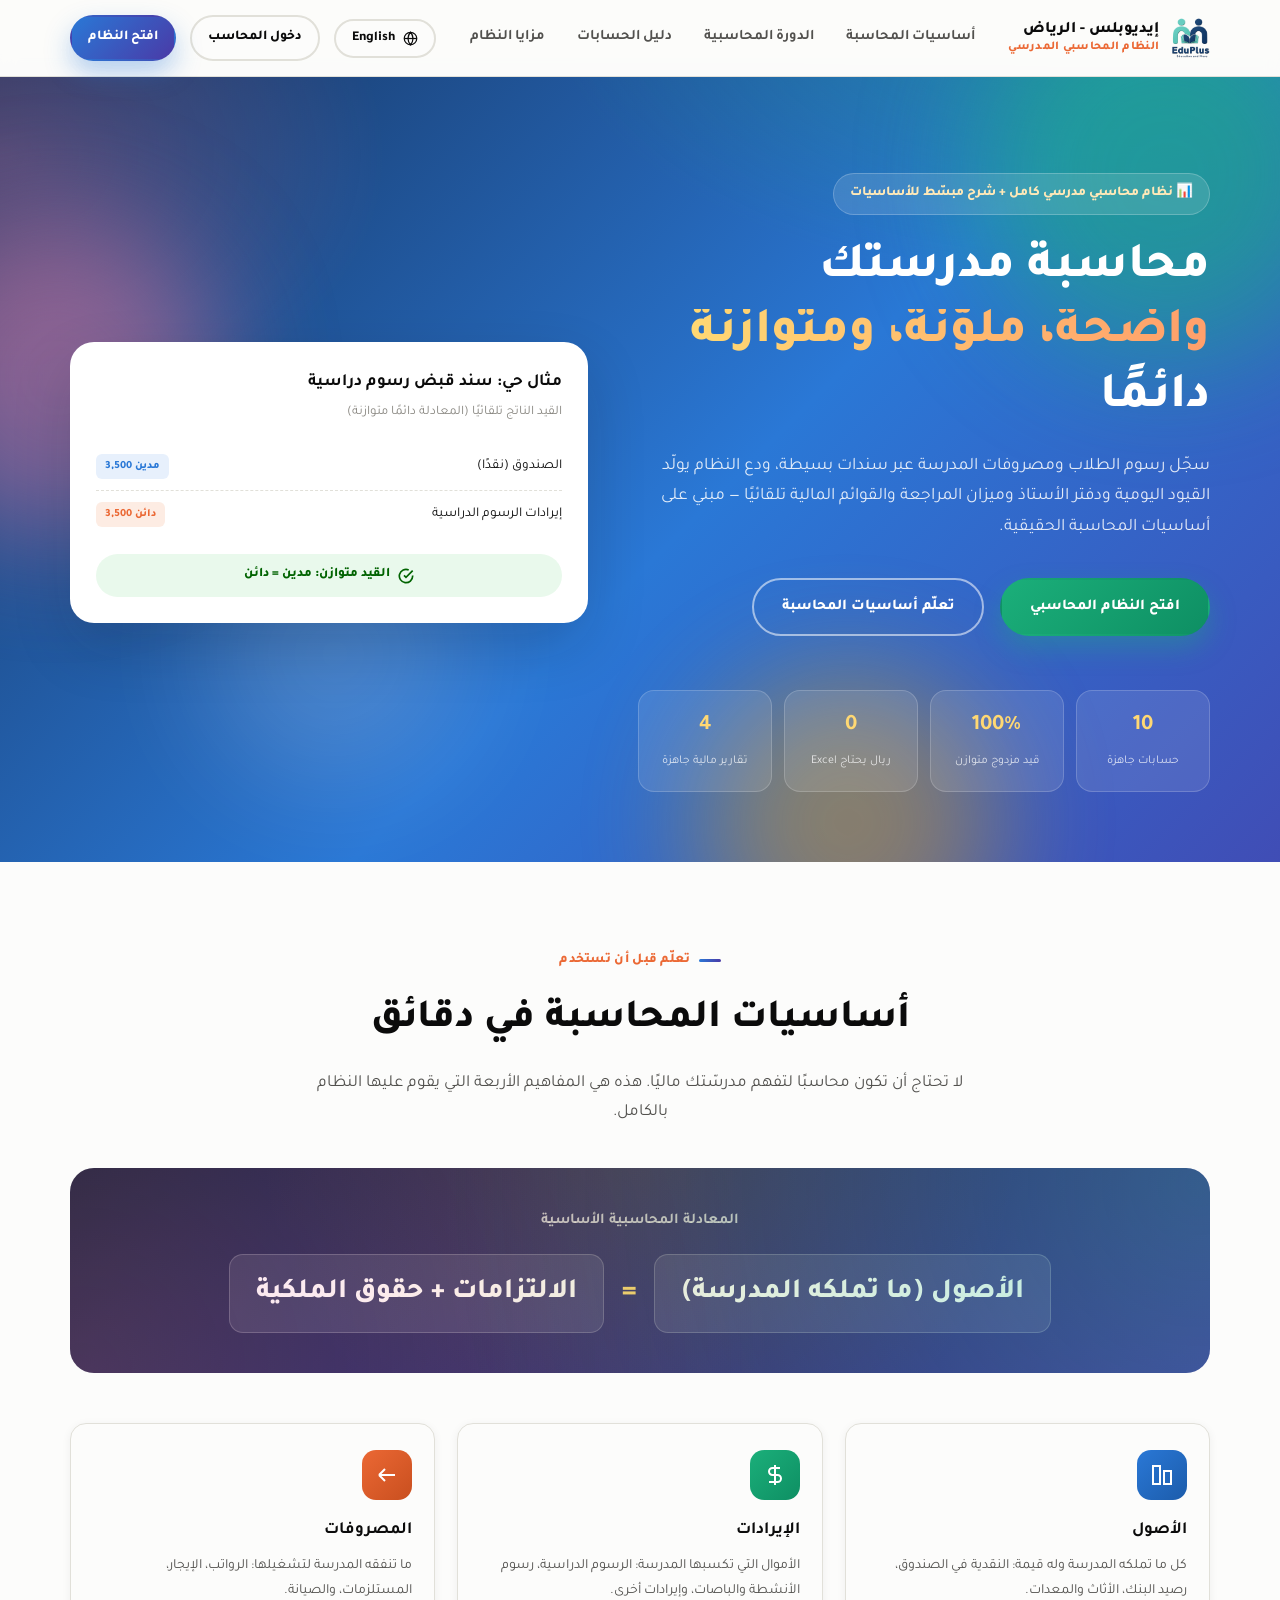
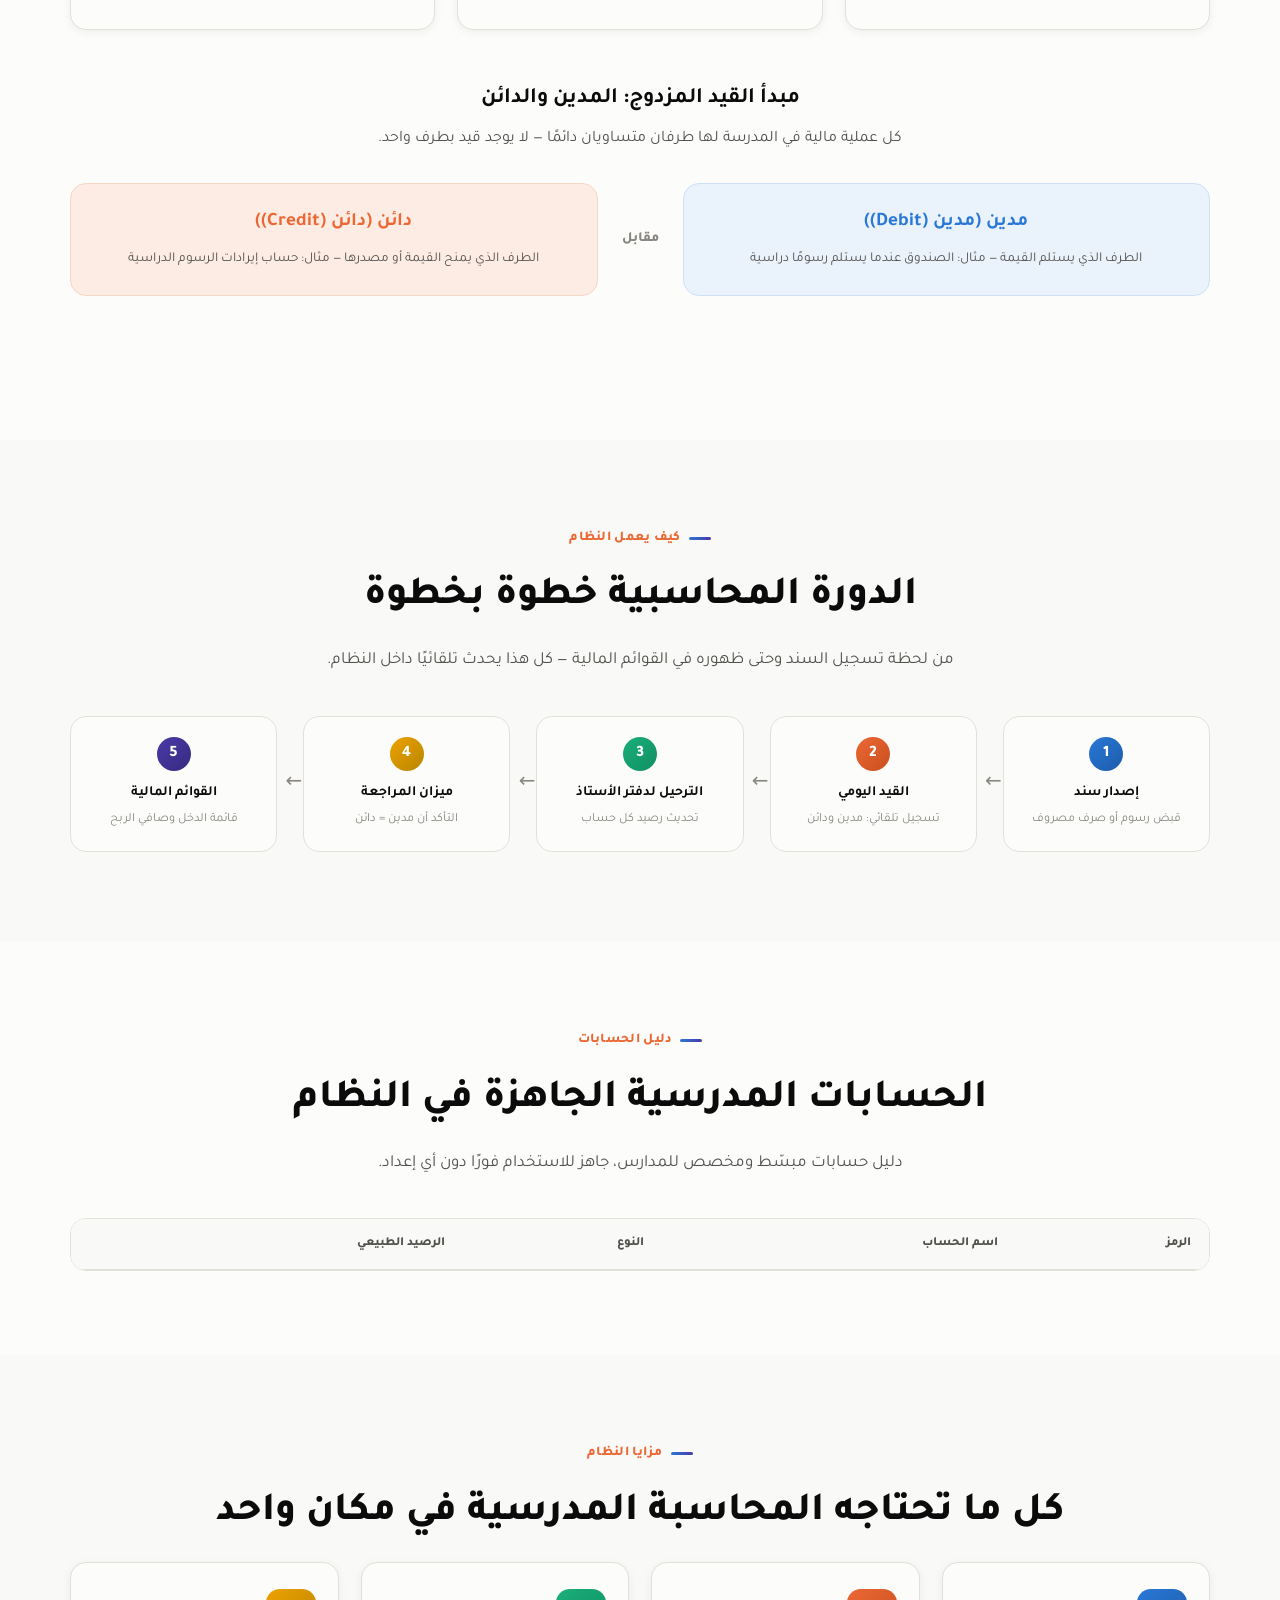
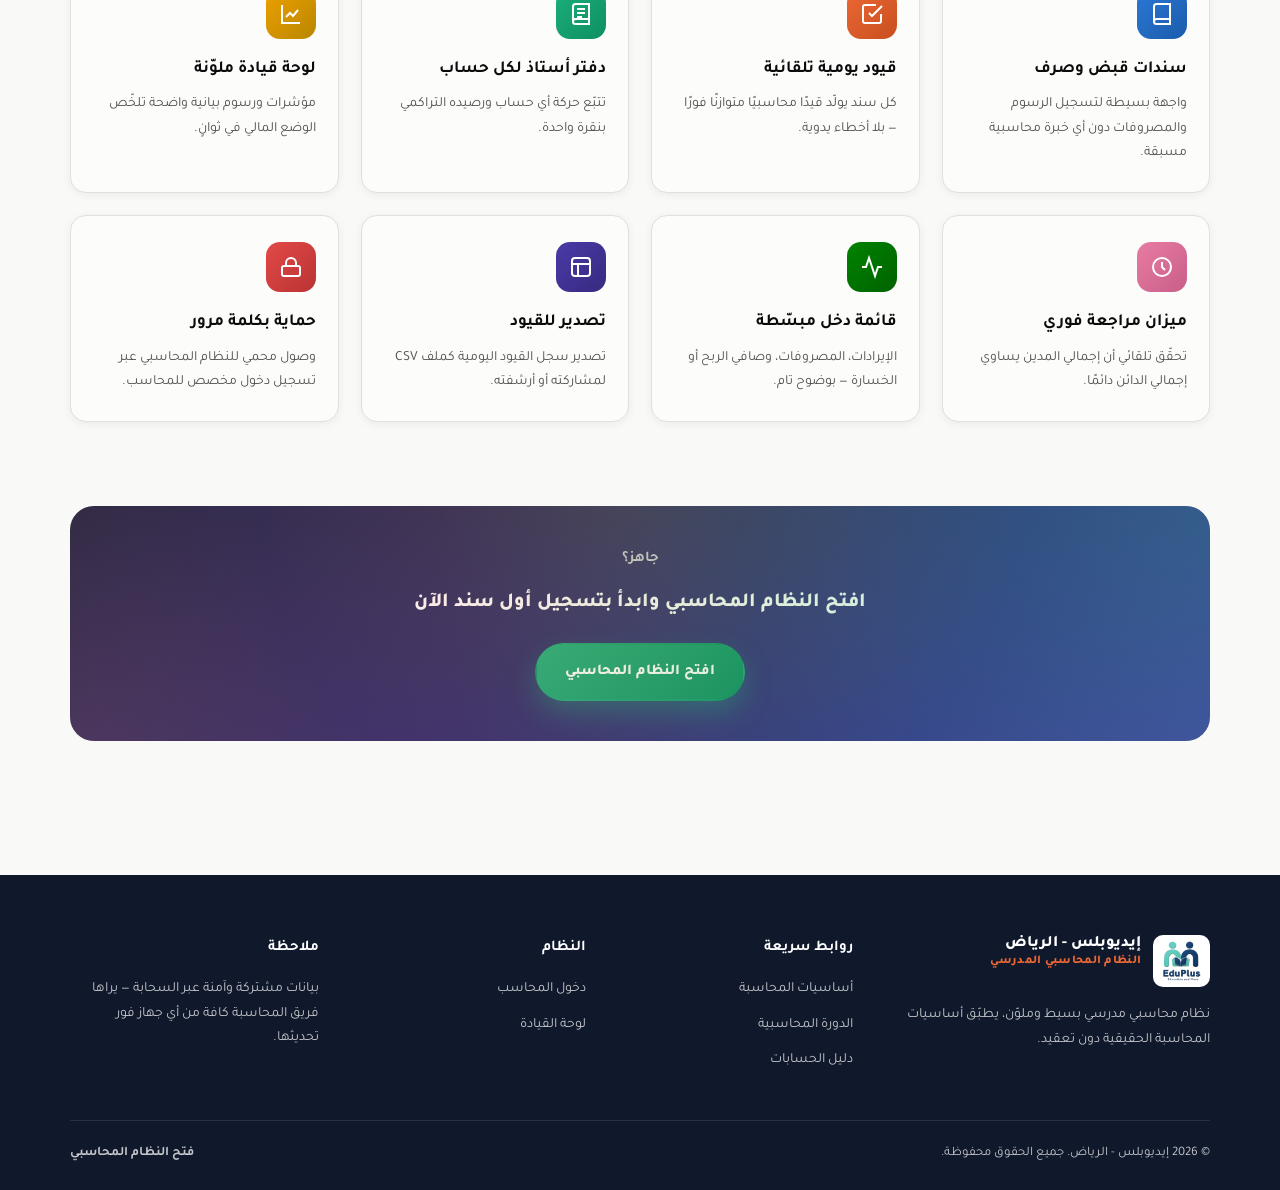
<file: index.html>
<!DOCTYPE html>
<html lang="ar" dir="rtl">
<head>
<meta charset="UTF-8" />
<meta name="viewport" content="width=device-width, initial-scale=1.0" />
<title>النظام المحاسبي المدرسي | إيديوبلس - الرياض</title>
<meta name="description" content="نظام محاسبي مدرسي متكامل: سندات قبض وصرف، قيود يومية تلقائية، دفتر أستاذ، ميزان مراجعة، وقوائم مالية — مع شرح مبسّط لأساسيات المحاسبة." />
<link rel="icon" type="image/png" href="img/favicon.png" />
<link rel="preconnect" href="https://fonts.googleapis.com">
<link href="https://fonts.googleapis.com/css2?family=Tajawal:wght@400;500;700;800;900&display=swap" rel="stylesheet">
<link rel="stylesheet" href="css/styles.css" />
</head>
<body>
<a href="#main" class="skip-link">تخطي إلى المحتوى</a>

<!-- ===================== الهيدر ===================== -->
<header class="site-header">
  <div class="container header-row">
    <a href="#top" class="brand" aria-label="الصفحة الرئيسية">
      <img class="brand-logo" src="img/logo.png" alt="EduPlus — إيديوبلس الرياض" />
      <span class="brand-text">
        <span class="brand-name">إيديوبلس - الرياض</span>
        <span class="brand-sub">النظام المحاسبي المدرسي</span>
      </span>
    </a>

    <nav class="nav-desktop">
      <a href="#basics">أساسيات المحاسبة</a>
      <a href="#cycle">الدورة المحاسبية</a>
      <a href="#accounts">دليل الحسابات</a>
      <a href="#features">مزايا النظام</a>
    </nav>

    <div class="header-actions">
      <button type="button" class="btn btn-ghost btn-sm lang-switch-btn" data-lang-toggle aria-label="Switch language">
        <svg viewBox="0 0 24 24" width="15" height="15" fill="none" stroke="currentColor" stroke-width="2"><circle cx="12" cy="12" r="10"/><line x1="2" y1="12" x2="22" y2="12"/><path d="M12 2a15.3 15.3 0 0 1 4 10 15.3 15.3 0 0 1-4 10 15.3 15.3 0 0 1-4-10 15.3 15.3 0 0 1 4-10z"/></svg>
        <span data-lang-toggle-label>English</span>
      </button>
      <a href="app/" class="btn btn-ghost btn-sm">دخول المحاسب</a>
      <a href="app/" class="btn btn-primary btn-sm">افتح النظام</a>
      <button class="nav-toggle" id="navToggle" aria-label="القائمة">
        <svg viewBox="0 0 24 24" fill="none" stroke="currentColor" stroke-width="2"><line x1="3" y1="6" x2="21" y2="6"/><line x1="3" y1="12" x2="21" y2="12"/><line x1="3" y1="18" x2="21" y2="18"/></svg>
      </button>
    </div>
  </div>
  <div class="container">
    <nav class="nav-mobile" id="navMobile">
      <a href="#basics">أساسيات المحاسبة</a>
      <a href="#cycle">الدورة المحاسبية</a>
      <a href="#accounts">دليل الحسابات</a>
      <a href="#features">مزايا النظام</a>
      <a href="app/">دخول المحاسب / فتح النظام</a>
      <button type="button" class="btn btn-ghost btn-sm lang-switch-btn" data-lang-toggle style="margin-top:8px;justify-content:center;">
        <svg viewBox="0 0 24 24" width="15" height="15" fill="none" stroke="currentColor" stroke-width="2"><circle cx="12" cy="12" r="10"/><line x1="2" y1="12" x2="22" y2="12"/><path d="M12 2a15.3 15.3 0 0 1 4 10 15.3 15.3 0 0 1-4 10 15.3 15.3 0 0 1-4-10 15.3 15.3 0 0 1 4-10z"/></svg>
        <span data-lang-toggle-label>English</span>
      </button>
    </nav>
  </div>
</header>

<main id="main">

<!-- ===================== الهيرو ===================== -->
<section class="hero" id="top">
  <div class="bg-aurora" aria-hidden="true"><span></span><span></span><span></span><span></span></div>
  <div class="container hero-grid">
    <div>
      <span class="hero-badge">📊 نظام محاسبي مدرسي كامل + شرح مبسّط للأساسيات</span>
      <h1>محاسبة مدرستك<br/><span>واضحة، ملوّنة، ومتوازنة</span> دائمًا</h1>
      <p>سجّل رسوم الطلاب ومصروفات المدرسة عبر سندات بسيطة، ودع النظام يولّد القيود اليومية ودفتر الأستاذ وميزان المراجعة والقوائم المالية تلقائيًا — مبني على أساسيات المحاسبة الحقيقية.</p>
      <div class="hero-actions">
        <a href="app/" class="btn btn-accent">افتح النظام المحاسبي</a>
        <a href="#basics" class="btn btn-outline">تعلّم أساسيات المحاسبة</a>
      </div>

      <div class="hero-stats">
        <div class="hero-stat"><b>10</b><span>حسابات جاهزة</span></div>
        <div class="hero-stat"><b>100%</b><span>قيد مزدوج متوازن</span></div>
        <div class="hero-stat"><b>0</b><span>ريال يحتاج Excel</span></div>
        <div class="hero-stat"><b>4</b><span>تقارير مالية جاهزة</span></div>
      </div>
    </div>

    <div class="hero-card">
      <h3>مثال حي: سند قبض رسوم دراسية</h3>
      <p class="muted">القيد الناتج تلقائيًا (المعادلة دائمًا متوازنة)</p>
      <div class="entry-row"><span>الصندوق (نقدًا)</span><span class="entry-side debit">مدين 3,500</span></div>
      <div class="entry-row"><span>إيرادات الرسوم الدراسية</span><span class="entry-side credit">دائن 3,500</span></div>
      <div class="balanced-badge">
        <svg viewBox="0 0 24 24" fill="none" stroke="currentColor" stroke-width="2.5"><path d="M22 11.08V12a10 10 0 1 1-5.93-9.14"/><path d="M22 4L12 14.01l-3-3"/></svg>
        القيد متوازن: مدين = دائن
      </div>
    </div>
  </div>
</section>

<!-- ===================== أساسيات المحاسبة ===================== -->
<section class="section section--alt" id="basics">
  <div class="container">
    <div class="section-head center">
      <div class="eyebrow">تعلّم قبل أن تستخدم</div>
      <h2 class="section-title">أساسيات المحاسبة في دقائق</h2>
      <p class="section-desc center-desc">لا تحتاج أن تكون محاسبًا لتفهم مدرسّتك ماليًا. هذه هي المفاهيم الأربعة التي يقوم عليها النظام بالكامل.</p>
    </div>

    <!-- المعادلة المحاسبية -->
    <div class="equation-box reveal">
      <h3>المعادلة المحاسبية الأساسية</h3>
      <div class="equation-formula">
        <span class="equation-part">الأصول (ما تملكه المدرسة)</span>
        <span class="equation-op">=</span>
        <span class="equation-part">الالتزامات + حقوق الملكية</span>
      </div>
    </div>

    <div class="grid grid-3" style="margin-bottom:50px;">
      <div class="card reveal">
        <div class="card-icon tint-1"><svg viewBox="0 0 24 24" fill="none" stroke="currentColor" stroke-width="2"><rect x="3" y="3" width="7" height="18"/><rect x="14" y="8" width="7" height="13"/></svg></div>
        <h3>الأصول</h3>
        <p>كل ما تملكه المدرسة وله قيمة: النقدية في الصندوق، رصيد البنك، الأثاث والمعدات.</p>
      </div>
      <div class="card reveal">
        <div class="card-icon tint-3"><svg viewBox="0 0 24 24" fill="none" stroke="currentColor" stroke-width="2"><path d="M12 2v20M17 5H9.5a3.5 3.5 0 0 0 0 7h5a3.5 3.5 0 0 1 0 7H6"/></svg></div>
        <h3>الإيرادات</h3>
        <p>الأموال التي تكسبها المدرسة: الرسوم الدراسية، رسوم الأنشطة والباصات، وإيرادات أخرى.</p>
      </div>
      <div class="card reveal">
        <div class="card-icon tint-2"><svg viewBox="0 0 24 24" fill="none" stroke="currentColor" stroke-width="2"><path d="M20 12H4M4 12l6-6M4 12l6 6"/></svg></div>
        <h3>المصروفات</h3>
        <p>ما تنفقه المدرسة لتشغيلها: الرواتب، الإيجار، المستلزمات، والصيانة.</p>
      </div>
    </div>

    <!-- المدين والدائن -->
    <div class="reveal" style="text-align:center;margin-bottom:16px;">
      <h3 style="font-size:22px;color:var(--ink);margin:0 0 6px;">مبدأ القيد المزدوج: المدين والدائن</h3>
      <p style="color:var(--ink-secondary);max-width:640px;margin:0 auto;">كل عملية مالية في المدرسة لها طرفان متساويان دائمًا — لا يوجد قيد بطرف واحد.</p>
    </div>
    <div class="debit-credit-demo reveal" style="margin-bottom:60px;">
      <div class="dc-col debit">
        <b>مدين (Debit)</b>
        <span>الطرف الذي يستلم القيمة — مثال: الصندوق عندما يستلم رسومًا دراسية</span>
      </div>
      <div class="dc-vs">مقابل</div>
      <div class="dc-col credit">
        <b>دائن (Credit)</b>
        <span>الطرف الذي يمنح القيمة أو مصدرها — مثال: حساب إيرادات الرسوم الدراسية</span>
      </div>
    </div>
  </div>
</section>

<!-- ===================== الدورة المحاسبية ===================== -->
<section class="section" id="cycle">
  <div class="container">
    <div class="section-head center">
      <div class="eyebrow">كيف يعمل النظام</div>
      <h2 class="section-title">الدورة المحاسبية خطوة بخطوة</h2>
      <p class="section-desc center-desc">من لحظة تسجيل السند وحتى ظهوره في القوائم المالية — كل هذا يحدث تلقائيًا داخل النظام.</p>
    </div>
    <div class="cycle-row reveal">
      <div class="cycle-step">
        <div class="cycle-num tint-1">1</div>
        <h4>إصدار سند</h4>
        <p>قبض رسوم أو صرف مصروف</p>
      </div>
      <div class="cycle-step">
        <div class="cycle-num tint-2">2</div>
        <h4>القيد اليومي</h4>
        <p>تسجيل تلقائي: مدين ودائن</p>
      </div>
      <div class="cycle-step">
        <div class="cycle-num tint-3">3</div>
        <h4>الترحيل لدفتر الأستاذ</h4>
        <p>تحديث رصيد كل حساب</p>
      </div>
      <div class="cycle-step">
        <div class="cycle-num tint-4">4</div>
        <h4>ميزان المراجعة</h4>
        <p>التأكد أن مدين = دائن</p>
      </div>
      <div class="cycle-step">
        <div class="cycle-num tint-7">5</div>
        <h4>القوائم المالية</h4>
        <p>قائمة الدخل وصافي الربح</p>
      </div>
    </div>
  </div>
</section>

<!-- ===================== دليل الحسابات ===================== -->
<section class="section section--alt" id="accounts">
  <div class="container">
    <div class="section-head center">
      <div class="eyebrow">دليل الحسابات</div>
      <h2 class="section-title">الحسابات المدرسية الجاهزة في النظام</h2>
      <p class="section-desc center-desc">دليل حسابات مبسّط ومخصص للمدارس، جاهز للاستخدام فورًا دون أي إعداد.</p>
    </div>
    <div class="coa-table-wrap reveal">
      <table class="coa-table" id="coaTable">
        <thead>
          <tr><th>الرمز</th><th>اسم الحساب</th><th>النوع</th><th>الرصيد الطبيعي</th></tr>
        </thead>
        <tbody></tbody>
      </table>
    </div>
  </div>
</section>

<!-- ===================== مزايا النظام ===================== -->
<section class="section" id="features">
  <div class="container">
    <div class="section-head center">
      <div class="eyebrow">مزايا النظام</div>
      <h2 class="section-title">كل ما تحتاجه المحاسبة المدرسية في مكان واحد</h2>
    </div>
    <div class="grid grid-4">
      <div class="card reveal">
        <div class="card-icon tint-1"><svg viewBox="0 0 24 24" fill="none" stroke="currentColor" stroke-width="2"><path d="M4 19.5A2.5 2.5 0 0 1 6.5 17H20"/><path d="M6.5 2H20v20H6.5A2.5 2.5 0 0 1 4 19.5v-15A2.5 2.5 0 0 1 6.5 2z"/></svg></div>
        <h3>سندات قبض وصرف</h3>
        <p>واجهة بسيطة لتسجيل الرسوم والمصروفات دون أي خبرة محاسبية مسبقة.</p>
      </div>
      <div class="card reveal">
        <div class="card-icon tint-2"><svg viewBox="0 0 24 24" fill="none" stroke="currentColor" stroke-width="2"><path d="M9 11l3 3L22 4"/><path d="M21 12v7a2 2 0 0 1-2 2H5a2 2 0 0 1-2-2V5a2 2 0 0 1 2-2h11"/></svg></div>
        <h3>قيود يومية تلقائية</h3>
        <p>كل سند يولّد قيدًا محاسبيًا متوازنًا فورًا — بلا أخطاء يدوية.</p>
      </div>
      <div class="card reveal">
        <div class="card-icon tint-3"><svg viewBox="0 0 24 24" fill="none" stroke="currentColor" stroke-width="2"><path d="M4 19.5A2.5 2.5 0 0 1 6.5 17H20"/><path d="M6.5 2H20v20H6.5A2.5 2.5 0 0 1 4 19.5v-15A2.5 2.5 0 0 1 6.5 2z"/><path d="M8 7h8M8 11h8M8 15h5"/></svg></div>
        <h3>دفتر أستاذ لكل حساب</h3>
        <p>تتبّع حركة أي حساب ورصيده التراكمي بنقرة واحدة.</p>
      </div>
      <div class="card reveal">
        <div class="card-icon tint-4"><svg viewBox="0 0 24 24" fill="none" stroke="currentColor" stroke-width="2"><path d="M3 3v18h18"/><path d="M7 15l4-4 3 3 5-6"/></svg></div>
        <h3>لوحة قيادة ملوّنة</h3>
        <p>مؤشرات ورسوم بيانية واضحة تلخّص الوضع المالي في ثوانٍ.</p>
      </div>
      <div class="card reveal">
        <div class="card-icon tint-5"><svg viewBox="0 0 24 24" fill="none" stroke="currentColor" stroke-width="2"><circle cx="12" cy="12" r="9"/><path d="M12 7v5l3 3"/></svg></div>
        <h3>ميزان مراجعة فوري</h3>
        <p>تحقّق تلقائي أن إجمالي المدين يساوي إجمالي الدائن دائمًا.</p>
      </div>
      <div class="card reveal">
        <div class="card-icon tint-6"><svg viewBox="0 0 24 24" fill="none" stroke="currentColor" stroke-width="2"><path d="M22 12h-4l-3 9L9 3l-3 9H2"/></svg></div>
        <h3>قائمة دخل مبسّطة</h3>
        <p>الإيرادات، المصروفات، وصافي الربح أو الخسارة — بوضوح تام.</p>
      </div>
      <div class="card reveal">
        <div class="card-icon tint-7"><svg viewBox="0 0 24 24" fill="none" stroke="currentColor" stroke-width="2"><rect x="3" y="3" width="18" height="18" rx="3"/><path d="M3 9h18M9 21V9"/></svg></div>
        <h3>تصدير للقيود</h3>
        <p>تصدير سجل القيود اليومية كملف CSV لمشاركته أو أرشفته.</p>
      </div>
      <div class="card reveal">
        <div class="card-icon tint-8"><svg viewBox="0 0 24 24" fill="none" stroke="currentColor" stroke-width="2"><rect x="3" y="11" width="18" height="10" rx="2"/><path d="M7 11V8a5 5 0 0 1 10 0v3"/></svg></div>
        <h3>حماية بكلمة مرور</h3>
        <p>وصول محمي للنظام المحاسبي عبر تسجيل دخول مخصص للمحاسب.</p>
      </div>
    </div>
  </div>
</section>

<!-- ===================== دعوة ختامية ===================== -->
<section class="section" style="padding-top:0;">
  <div class="container">
    <div class="equation-box reveal" style="text-align:center;">
      <h3 style="margin-bottom:14px;">جاهز؟</h3>
      <p style="color:#fff;font-size:20px;font-weight:800;margin:0 0 22px;">افتح النظام المحاسبي وابدأ بتسجيل أول سند الآن</p>
      <a href="app/" class="btn btn-accent">افتح النظام المحاسبي</a>
    </div>
  </div>
</section>

</main>

<!-- ===================== الفوتر ===================== -->
<footer class="site-footer">
  <div class="container">
    <div class="footer-grid">
      <div class="footer-col">
        <div class="footer-brand">
          <span class="brand-logo-chip"><img class="brand-logo" src="img/logo.png" alt="EduPlus" /></span>
          <span class="brand-text"><span class="brand-name" style="color:#fff">إيديوبلس - الرياض</span><span class="brand-sub">النظام المحاسبي المدرسي</span></span>
        </div>
        <p style="font-size:14px;max-width:320px;">نظام محاسبي مدرسي بسيط وملوّن، يطبّق أساسيات المحاسبة الحقيقية دون تعقيد.</p>
      </div>
      <div class="footer-col">
        <h5>روابط سريعة</h5>
        <ul>
          <li><a href="#basics">أساسيات المحاسبة</a></li>
          <li><a href="#cycle">الدورة المحاسبية</a></li>
          <li><a href="#accounts">دليل الحسابات</a></li>
        </ul>
      </div>
      <div class="footer-col">
        <h5>النظام</h5>
        <ul>
          <li><a href="app/">دخول المحاسب</a></li>
          <li><a href="app/">لوحة القيادة</a></li>
        </ul>
      </div>
      <div class="footer-col">
        <h5>ملاحظة</h5>
        <ul>
          <li>بيانات مشتركة وآمنة عبر السحابة — يراها فريق المحاسبة كافة من أي جهاز فور تحديثها.</li>
        </ul>
      </div>
    </div>
    <div class="footer-bottom">
      <span>© <span id="year"></span> إيديوبلس - الرياض. جميع الحقوق محفوظة.</span>
      <a href="app/">فتح النظام المحاسبي</a>
    </div>
  </div>
</footer>

<script src="js/i18n.js"></script>
<script src="js/store.js"></script>
<script src="js/main.js"></script>
</body>
</html>
</file>
<file: css/styles.css>
/* ===================== نظام الألوان (مبني على لوحة dataviz الفئوية المعتمدة) ===================== */
:root {
  /* أسطح ومحايدات (من references/palette.md) */
  --surface-1: #fcfcfb;
  --page: #f9f9f7;
  --ink: #0b0b0b;
  --ink-secondary: #52514e;
  --text-muted: #898781;
  --gridline: #e1e0d9;
  --text-baseline: #c3c2b7;
  --border-hair: rgba(11, 11, 11, 0.10);

  /* اللوحة الفئوية الثابتة الترتيب (8 ألوان) */
  --series-1: #2a78d6; /* أزرق */
  --series-2: #eb6834; /* برتقالي */
  --series-3: #1baf7a; /* فيروزي */
  --series-4: #eda100; /* أصفر */
  --series-5: #e87ba4; /* ماجنتا */
  --series-6: #008300; /* أخضر */
  --series-7: #4a3aa7; /* بنفسجي */
  --series-8: #e34948; /* أحمر */

  /* حالة (ثابتة، لا تُستخدم كألوان فئوية) */
  --status-good: #0ca30c;
  --status-warning: #fab219;
  --status-serious: #ec835a;
  --status-critical: #d03b3b;
  --status-good-text: #006300;

  --radius-sm: 10px;
  --radius-md: 16px;
  --radius-lg: 24px;
  --shadow-sm: 0 2px 10px rgba(20, 20, 20, 0.06);
  --shadow-md: 0 12px 32px rgba(20, 20, 20, 0.10);
  --shadow-lg: 0 24px 60px rgba(20, 20, 20, 0.16);
  --container: 1180px;

  /* تدرّج الهوية اللونية — يُستخدم في الشرائط واللمسات الملوّنة عبر الموقع بالكامل */
  --brand-gradient: linear-gradient(90deg, var(--series-1), var(--series-7) 45%, var(--series-3) 75%, var(--series-4));
}

* { box-sizing: border-box; }
html { scroll-behavior: smooth; }

body {
  margin: 0;
  font-family: 'Tajawal', system-ui, -apple-system, 'Segoe UI', sans-serif;
  background: var(--page);
  color: var(--ink);
  line-height: 1.75;
  direction: rtl;
}

img, svg { max-width: 100%; display: block; }
a { color: inherit; text-decoration: none; }
ul { margin: 0; padding: 0; list-style: none; }
button { font-family: inherit; cursor: pointer; }

.container { width: 100%; max-width: var(--container); margin: 0 auto; padding: 0 20px; }
.section { padding: 84px 0; }
.section--alt { background: var(--surface-1); }
.section-head { margin-bottom: 8px; }
.section-head.center { text-align: center; margin-inline: auto; }

.eyebrow {
  display: inline-flex; align-items: center; gap: 8px;
  color: var(--series-2); font-weight: 800; font-size: 13.5px; letter-spacing: .3px;
  margin-bottom: 12px; text-transform: uppercase;
}
.eyebrow::before { content: ""; width: 22px; height: 3px; border-radius: 2px; background: linear-gradient(90deg, var(--series-1), var(--series-7)); display: inline-block; }

.section-title { font-size: clamp(26px, 3.4vw, 40px); font-weight: 800; color: var(--ink); margin: 0 0 14px; }
.section-desc { color: var(--ink-secondary); font-size: 17px; max-width: 680px; margin: 0 0 40px; }
.section-desc.center-desc { margin-inline: auto; }

/* ===================== الأزرار ===================== */
.btn {
  display: inline-flex; align-items: center; justify-content: center; gap: 8px;
  padding: 14px 28px; border-radius: 999px; font-weight: 800; font-size: 15px;
  border: 2px solid transparent; transition: transform .15s ease, box-shadow .15s ease, background .15s ease, color .15s ease;
  white-space: nowrap;
}
.btn:active { transform: translateY(1px); }
.btn-primary {
  background: linear-gradient(135deg, var(--series-1), var(--series-7));
  color: #fff;
  box-shadow: 0 12px 26px rgba(42, 120, 214, .35);
}
.btn-primary:hover { box-shadow: 0 16px 34px rgba(42, 120, 214, .45); transform: translateY(-1px); }
.btn-accent {
  background: linear-gradient(135deg, var(--series-3), #0e8f63);
  color: #fff;
  box-shadow: 0 12px 26px rgba(27, 175, 122, .35);
}
.btn-accent:hover { box-shadow: 0 16px 34px rgba(27, 175, 122, .45); transform: translateY(-1px); }
.btn-outline { background: transparent; border-color: rgba(255,255,255,.55); color: #fff; }
.btn-outline:hover { background: rgba(255,255,255,.14); }
.btn-ghost { background: var(--surface-1); border-color: var(--gridline); color: var(--ink); }
.btn-ghost:hover { background: var(--page); }
.btn-block { width: 100%; }
.btn-sm { padding: 9px 16px; font-size: 13.5px; }
.btn[disabled] { opacity: .6; cursor: not-allowed; }

/* ===================== الهيدر ===================== */
.site-header {
  position: sticky; top: 0; z-index: 100;
  background: rgba(252, 252, 251, .88);
  backdrop-filter: saturate(180%) blur(10px);
  border-bottom: 1px solid var(--gridline);
}
.header-row { display: flex; align-items: center; justify-content: space-between; height: 76px; }
.brand { display: flex; align-items: center; gap: 12px; }
.brand-logo { height: 42px; width: auto; flex-shrink: 0; display: block; }
.brand-logo-chip { display: inline-flex; align-items: center; background: #fff; border-radius: 10px; padding: 5px 9px; }
.brand-text { display: flex; flex-direction: column; line-height: 1.2; }
.brand-name { font-weight: 800; font-size: 16px; color: var(--ink); }
.brand-sub { font-size: 12px; color: var(--series-2); font-weight: 800; letter-spacing: .3px; }

.nav-desktop { display: flex; align-items: center; gap: 28px; }
.nav-desktop a { font-weight: 700; font-size: 14.5px; color: var(--ink-secondary); position: relative; padding: 6px 2px; }
.nav-desktop a::after { content: ""; position: absolute; right: 0; bottom: -2px; height: 3px; width: 0; border-radius: 2px; background: linear-gradient(90deg, var(--series-1), var(--series-3)); transition: width .2s ease; }
.nav-desktop a:hover::after { width: 100%; }
.nav-desktop a:hover { color: var(--ink); }

.header-actions { display: flex; align-items: center; gap: 14px; }
.nav-toggle { display: none; background: none; border: none; width: 40px; height: 40px; align-items: center; justify-content: center; }
.nav-toggle svg { width: 26px; height: 26px; color: var(--ink); }
.nav-mobile { display: none; flex-direction: column; gap: 4px; padding: 10px 0 18px; }
.nav-mobile a { padding: 12px 6px; border-bottom: 1px solid var(--gridline); font-weight: 700; color: var(--ink); }
.nav-mobile.open { display: flex; }

@media (max-width: 940px) {
  .nav-desktop, .header-actions .btn-ghost { display: none; }
  .nav-toggle { display: flex; }
}

/* ===================== خلفية حيّة متحركة (Aurora) — فقاعات ضوئية ملوّنة متحركة تُستخدم فوق الخلفيات الداكنة ===================== */
.bg-aurora { position: absolute; inset: 0; overflow: hidden; z-index: 0; pointer-events: none; }
.bg-aurora span { position: absolute; border-radius: 50%; filter: blur(60px); will-change: transform; animation: auroraFloat 24s ease-in-out infinite; }
.bg-aurora span:nth-child(1) { width: 380px; height: 380px; top: -12%; inset-inline-start: -6%; background: var(--series-3); opacity: .55; animation-duration: 24s; }
.bg-aurora span:nth-child(2) { width: 320px; height: 320px; top: 18%; inset-inline-end: -8%; background: var(--series-5); opacity: .5; animation-duration: 29s; animation-delay: -6s; }
.bg-aurora span:nth-child(3) { width: 300px; height: 300px; bottom: -14%; inset-inline-start: 22%; background: var(--series-4); opacity: .45; animation-duration: 21s; animation-delay: -3s; }
.bg-aurora span:nth-child(4) { width: 260px; height: 260px; bottom: 10%; inset-inline-end: 16%; background: #ffffff; opacity: .16; animation-duration: 27s; animation-delay: -11s; }
@keyframes auroraFloat {
  0%, 100% { transform: translate(0, 0) scale(1); }
  25% { transform: translate(4%, -6%) scale(1.08); }
  50% { transform: translate(-4%, 4%) scale(.94); }
  75% { transform: translate(-6%, -3%) scale(1.05); }
}
@media (prefers-reduced-motion: reduce) {
  .bg-aurora span { animation: none; }
}

/* ===================== الهيرو ===================== */
.hero {
  position: relative; overflow: hidden; color: #fff;
  background:
    radial-gradient(900px 480px at 85% -10%, rgba(27,175,122,.35), transparent 60%),
    radial-gradient(700px 500px at 0% 10%, rgba(232,123,164,.28), transparent 55%),
    linear-gradient(135deg, #17335e 0%, var(--series-1) 55%, var(--series-7) 120%);
  padding: 96px 0 70px;
}
.hero-grid { position: relative; z-index: 1; display: grid; grid-template-columns: 1.05fr .95fr; gap: 50px; align-items: center; }
.hero-badge {
  display: inline-flex; align-items: center; gap: 8px;
  background: rgba(255,255,255,.12); border: 1px solid rgba(255,255,255,.22);
  color: #ffe9b8; font-weight: 800; font-size: 13.5px; padding: 8px 16px; border-radius: 999px; margin-bottom: 22px;
}
.hero h1 { font-size: clamp(32px, 4.4vw, 50px); font-weight: 800; line-height: 1.3; margin: 0 0 20px; }
.hero h1 span { background: linear-gradient(90deg, #ffd873, #ff9f6b); -webkit-background-clip: text; background-clip: text; color: transparent; }
.hero p { font-size: 17.5px; color: rgba(255,255,255,.86); max-width: 560px; margin: 0 0 34px; }
.hero-actions { display: flex; gap: 16px; flex-wrap: wrap; }

.hero-stats { display: grid; grid-template-columns: repeat(4, 1fr); gap: 12px; margin-top: 54px; position: relative; z-index: 1; }
.hero-stat { background: rgba(255,255,255,.1); border: 1px solid rgba(255,255,255,.18); border-radius: var(--radius-md); padding: 16px 12px; text-align: center; }
.hero-stat b { display: block; font-size: 22px; color: #ffd873; margin-bottom: 2px; }
.hero-stat span { font-size: 12px; color: rgba(255,255,255,.78); }

.hero-card {
  position: relative; z-index: 1; background: #fff; color: var(--ink);
  border-radius: var(--radius-lg); padding: 26px; box-shadow: var(--shadow-lg);
}
.hero-card h3 { margin: 0 0 4px; font-size: 17px; }
.hero-card p.muted { color: var(--text-muted); font-size: 13px; margin: 0 0 18px; }
.entry-row { display: flex; align-items: center; justify-content: space-between; padding: 11px 0; border-top: 1px dashed var(--gridline); font-size: 13.5px; }
.entry-row:first-of-type { border-top: none; }
.entry-side { font-size: 11px; font-weight: 800; padding: 3px 9px; border-radius: 6px; }
.entry-side.debit { background: #e7f0fc; color: var(--series-1); }
.entry-side.credit { background: #fdece3; color: var(--series-2); }
.balanced-badge {
  margin-top: 16px; display: flex; align-items: center; justify-content: center; gap: 8px;
  background: #e9f9ec; color: var(--status-good-text); font-weight: 800; font-size: 13px;
  padding: 10px; border-radius: 999px;
}
.balanced-badge svg { width: 16px; height: 16px; }

@media (max-width: 940px) { .hero-grid { grid-template-columns: 1fr; } .hero-stats { grid-template-columns: repeat(4, 1fr); } }
@media (max-width: 560px) { .hero-stats { grid-template-columns: 1fr 1fr; } }

/* ===================== شبكات وبطاقات ===================== */
.grid { display: grid; gap: 22px; }
.grid-3 { grid-template-columns: repeat(3, 1fr); }
.grid-4 { grid-template-columns: repeat(4, 1fr); }
.grid-2 { grid-template-columns: repeat(2, 1fr); }
@media (max-width: 980px) { .grid-4 { grid-template-columns: repeat(2, 1fr); } .grid-3 { grid-template-columns: repeat(2, 1fr); } }
@media (max-width: 640px) { .grid-4, .grid-3, .grid-2 { grid-template-columns: 1fr; } }

.card {
  background: var(--surface-1); border: 1px solid var(--gridline); border-radius: var(--radius-md);
  padding: 26px 22px; box-shadow: var(--shadow-sm); transition: transform .18s ease, box-shadow .18s ease;
}
.card:hover { transform: translateY(-4px); box-shadow: var(--shadow-md); }
.card-icon {
  width: 50px; height: 50px; display: flex; align-items: center; justify-content: center;
  border-radius: 14px; color: #fff; margin-bottom: 16px;
}
.card-icon svg { width: 24px; height: 24px; }
.card h3 { margin: 0 0 8px; font-size: 17px; color: var(--ink); }
.card p { margin: 0; color: var(--ink-secondary); font-size: 14px; }
.card .step-no {
  display: inline-flex; align-items: center; justify-content: center;
  width: 26px; height: 26px; border-radius: 50%; font-size: 12.5px; font-weight: 800; color: #fff;
  margin-bottom: 12px;
}

/* تلوين متتابع للأيقونات وفق اللوحة الفئوية الثابتة (تنويع بصري في عناصر غير مقارنة بيانياً) */
.tint-1 { background: linear-gradient(135deg, var(--series-1), #1c5cab); }
.tint-2 { background: linear-gradient(135deg, var(--series-2), #c94f1f); }
.tint-3 { background: linear-gradient(135deg, var(--series-3), #0e8f63); }
.tint-4 { background: linear-gradient(135deg, var(--series-4), #b98600); }
.tint-5 { background: linear-gradient(135deg, var(--series-5), #c85f88); }
.tint-6 { background: linear-gradient(135deg, var(--series-6), #006200); }
.tint-7 { background: linear-gradient(135deg, var(--series-7), #362a80); }
.tint-8 { background: linear-gradient(135deg, var(--series-8), #b83433); }

/* ===================== قسم أساسيات المحاسبة ===================== */
.equation-box {
  background: linear-gradient(135deg, #101c33, var(--series-7));
  border-radius: var(--radius-lg); padding: 40px; color: #fff; text-align: center; margin-bottom: 50px;
  position: relative; overflow: hidden;
}
.equation-box::after {
  content: ""; position: absolute; inset: -20%;
  background:
    radial-gradient(circle at 85% 20%, rgba(27,175,122,.32), transparent 55%),
    radial-gradient(circle at 15% 85%, rgba(232,123,164,.24), transparent 50%),
    radial-gradient(circle at 50% 0%, rgba(237,161,0,.16), transparent 45%);
  animation: auroraFloat 26s ease-in-out infinite;
}
@media (prefers-reduced-motion: reduce) { .equation-box::after { animation: none; } }
.equation-box h3 { position: relative; margin: 0 0 20px; font-size: 15px; font-weight: 700; color: rgba(255,255,255,.75); }
.equation-formula { position: relative; display: flex; align-items: center; justify-content: center; gap: 18px; flex-wrap: wrap; font-size: clamp(18px, 3vw, 28px); font-weight: 800; }
.equation-part { background: rgba(255,255,255,.1); border: 1px solid rgba(255,255,255,.2); padding: 14px 26px; border-radius: 14px; }
.equation-op { color: #ffd873; }

.debit-credit-demo { display: grid; grid-template-columns: 1fr auto 1fr; gap: 24px; align-items: center; margin-top: 30px; }
.dc-col { border-radius: var(--radius-md); padding: 22px; text-align: center; }
.dc-col.debit { background: #eaf2fc; border: 1px solid #cfe0f6; }
.dc-col.credit { background: #fdece3; border: 1px solid #f6d6c4; }
.dc-col b { display: block; font-size: 19px; margin-bottom: 6px; }
.dc-col.debit b { color: var(--series-1); }
.dc-col.credit b { color: var(--series-2); }
.dc-col span { font-size: 13.5px; color: var(--ink-secondary); }
.dc-vs { font-weight: 800; color: var(--text-muted); font-size: 14px; }
@media (max-width: 640px) { .debit-credit-demo { grid-template-columns: 1fr; } .dc-vs { display: none; } }

.cycle-row { display: flex; align-items: stretch; gap: 0; overflow-x: auto; padding-bottom: 6px; }
.cycle-step {
  flex: 1; min-width: 150px; background: var(--surface-1); border: 1px solid var(--gridline);
  border-radius: var(--radius-md); padding: 20px 16px; text-align: center; position: relative; margin-inline-end: 26px;
}
.cycle-step:last-child { margin-inline-end: 0; }
.cycle-step::after {
  content: "←"; position: absolute; top: 50%; inset-inline-start: -26px; transform: translateY(-50%);
  color: var(--text-muted); font-size: 20px;
}
.cycle-step:first-child::after { display: none; }
.cycle-num {
  width: 34px; height: 34px; border-radius: 50%; color: #fff; font-weight: 800;
  display: flex; align-items: center; justify-content: center; margin: 0 auto 10px;
}
.cycle-step h4 { margin: 0 0 4px; font-size: 14px; color: var(--ink); }
.cycle-step p { margin: 0; font-size: 12.5px; color: var(--text-muted); }

/* ===================== جدول دليل الحسابات (العرض العام) ===================== */
.coa-table-wrap { border-radius: var(--radius-md); overflow: hidden; border: 1px solid var(--gridline); }
table.coa-table { width: 100%; border-collapse: collapse; background: var(--surface-1); font-size: 14px; }
table.coa-table th { text-align: right; padding: 14px 18px; background: var(--page); font-weight: 800; font-size: 12.5px; color: var(--ink-secondary); border-bottom: 1px solid var(--gridline); }
table.coa-table td { padding: 13px 18px; border-bottom: 1px solid var(--gridline); }
table.coa-table tr:last-child td { border-bottom: none; }
.coa-dot { width: 10px; height: 10px; border-radius: 50%; display: inline-block; margin-inline-end: 8px; }
.type-chip { font-size: 11.5px; font-weight: 800; padding: 4px 10px; border-radius: 999px; }
.type-chip.asset { background: #eaf2fc; color: var(--series-1); }
.type-chip.revenue { background: #e6f7f0; color: #0e8f63; }
.type-chip.expense { background: #fdece3; color: var(--series-2); }

/* ===================== الفوتر ===================== */
.site-footer { background: #10182b; color: rgba(255,255,255,.75); padding: 60px 0 24px; }
.footer-grid { display: grid; grid-template-columns: 1.4fr 1fr 1fr 1.1fr; gap: 40px; padding-bottom: 36px; border-bottom: 1px solid rgba(255,255,255,.1); }
.footer-brand { display: flex; gap: 12px; margin-bottom: 16px; }
.footer-brand .brand-name { color: #fff; }
.footer-col h5 { color: #fff; font-size: 15px; margin: 0 0 16px; }
.footer-col ul li { margin-bottom: 11px; font-size: 14px; }
.footer-col ul li a:hover { color: #ffd873; }
.footer-bottom { display: flex; align-items: center; justify-content: space-between; flex-wrap: wrap; gap: 10px; padding-top: 22px; font-size: 13px; }
.footer-bottom a { font-weight: 700; }
@media (max-width: 900px) { .footer-grid { grid-template-columns: 1fr 1fr; } }
@media (max-width: 560px) { .footer-grid { grid-template-columns: 1fr; } }

/* ===================== أدوات مشتركة ===================== */
.reveal { opacity: 0; transform: translateY(18px); transition: opacity .6s ease, transform .6s ease; }
.reveal.in { opacity: 1; transform: none; }
.skip-link { position: absolute; right: -999px; top: 0; background: var(--ink); color: #fff; padding: 10px 16px; z-index: 999; }
.skip-link:focus { right: 10px; top: 10px; }

/* ===================== تلميح الرسوم البيانية (Tooltip) ===================== */
.viz-tooltip {
  position: fixed; z-index: 999; pointer-events: none;
  background: var(--ink); color: #fff; font-size: 12.5px; line-height: 1.6;
  padding: 8px 12px; border-radius: 10px; box-shadow: var(--shadow-md);
  opacity: 0; transform: translateY(4px); transition: opacity .12s ease, transform .12s ease;
  max-width: 220px;
}
.viz-tooltip.show { opacity: 1; transform: translateY(0); }

.viz-legend { display: flex; flex-wrap: wrap; gap: 14px; margin-top: 14px; justify-content: center; }
.viz-legend-col { flex-direction: column; align-items: stretch; gap: 8px; margin-top: 0; }
.viz-legend-item { display: flex; align-items: center; gap: 8px; font-size: 13px; color: var(--ink-secondary); font-weight: 600; }
.viz-legend-item i { width: 10px; height: 10px; border-radius: 3px; display: inline-block; flex-shrink: 0; }
.viz-legend-col .viz-legend-item { justify-content: space-between; background: var(--page); padding: 8px 12px; border-radius: 10px; }
.viz-legend-col .viz-legend-item b { color: var(--ink); font-weight: 800; }

.viz-donut-wrap { position: relative; display: flex; align-items: center; justify-content: center; }
.viz-donut-center { position: absolute; text-align: center; }
.viz-donut-center b { display: block; font-size: 20px; color: var(--ink); }
.viz-donut-center span { font-size: 11.5px; color: var(--text-muted); }

/* ===================== وضع اللغة الإنجليزية (LTR) ===================== */
/* معظم الصفحة مبنية بخصائص CSS منطقية (inset-inline-*, margin-inline-*) تنعكس تلقائيًا مع dir="ltr"،
   هذا القسم يعالج فقط الخصائص الاتجاهية الصريحة القليلة المتبقية (text-align: right, right:) */
html[dir="ltr"] body { direction: ltr; }
html[dir="ltr"] .nav-desktop a::after { right: auto; left: 0; }
html[dir="ltr"] table.coa-table th { text-align: left; }
html[dir="ltr"] .skip-link { right: auto; left: -999px; }
html[dir="ltr"] .skip-link:focus { left: 10px; right: auto; }
</file>
